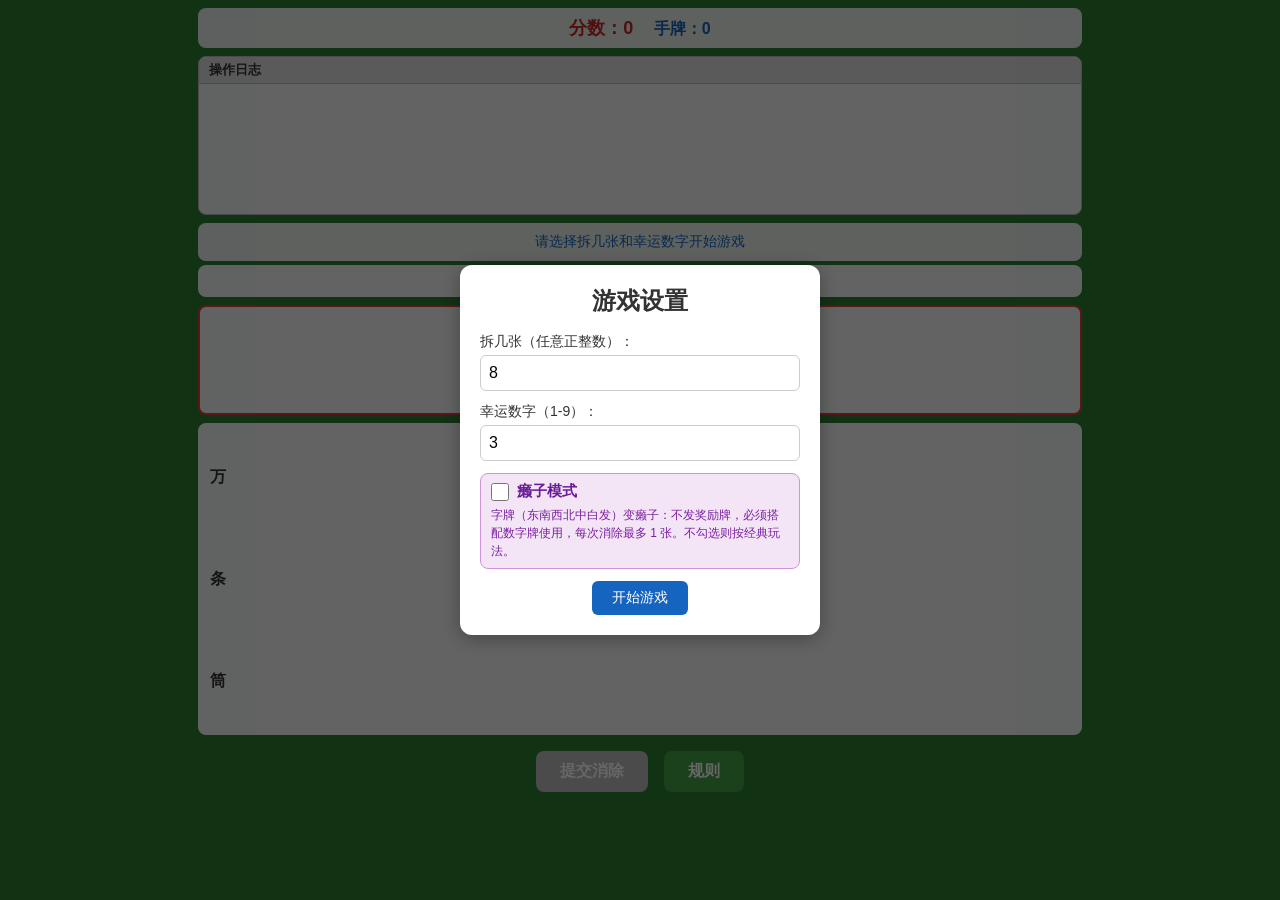
<file: index.html>
<!DOCTYPE html>
<html lang="zh-CN">
<head>
    <meta charset="UTF-8">
    <meta name="viewport" content="width=device-width, initial-scale=1.0, user-scalable=no">
    <title>麻将消除游戏</title>
    <link rel="stylesheet" href="style.css">
</head>
<body>
<div id="game-container">
    <!-- 顶部信息 -->
    <div id="info-bar">
        <span id="score">分数：0</span>
        <span id="hand-count">手牌：0</span>
    </div>

    <!-- 日志区域 -->
    <div id="log-panel">
        <div id="log-title">操作日志</div>
        <div id="log-content"></div>
    </div>

    <!-- 消息栏 -->
    <div id="msg-bar">请选择拆几张和幸运数字开始游戏</div>

    <!-- 可消除牌型提示 -->
    <div id="combo-hint"></div>

    <!-- 第1排：幸运牌/字牌 -->
    <div id="top-row-section">
        <div id="top-row-title">幸运牌 / 字牌</div>
        <div id="top-row"></div>
    </div>

    <!-- 下面3排：万、条、筒 -->
    <div id="grid-section">
        <div class="suit-row" data-suit="0">
            <div class="suit-label">万</div>
            <div class="tiles-row" id="row-0"></div>
        </div>
        <div class="suit-row" data-suit="1">
            <div class="suit-label">条</div>
            <div class="tiles-row" id="row-1"></div>
        </div>
        <div class="suit-row" data-suit="2">
            <div class="suit-label">筒</div>
            <div class="tiles-row" id="row-2"></div>
        </div>
    </div>

    <!-- 底部按钮 -->
    <div id="btn-bar">
        <button id="submit-btn" disabled>提交消除</button>
        <button id="new-game-btn" style="display:none;">再玩一次</button>
        <button id="rules-btn">规则</button>
    </div>
</div>

<!-- 规则弹窗 -->
<div id="rules-overlay" class="hidden">
    <div id="rules-box">
        <h1>🀄 麻将消除游戏 - 玩法规则</h1>
        <div id="rules-content">
            <h2>一、游戏目标</h2>
            <p>通过不断消除手牌获取奖励牌，尽可能多地累计发出牌数。<span class="rule-highlight">发出的牌数越多，分数越高。</span></p>

            <h2>二、初始设置</h2>
            <ol>
                <li><strong>拆几张</strong>：输入任意正整数，作为初始手牌数量。</li>
                <li><strong>幸运数字</strong>：选择 1-9 中的一个数字。摸到该数字的万、条、筒时即为幸运牌。</li>
                <li><strong>癞子模式</strong>：可选玩法开关，默认关闭。勾选后字牌变为癞子，详见第十节。</li>
            </ol>

            <h2>三、牌型说明</h2>
            <ul>
                <li><strong>数字牌</strong>：1-9 万、1-9 条、1-9 筒，共 27 种。</li>
                <li><strong>字牌</strong>：东、南、西、北、中、白、发，共 7 种。<span class="rule-highlight">经典玩法：摸到即结算奖励 1 张；癞子模式：作为癞子使用。</span></li>
                <li>牌库无尽，每种牌出现的概率均等。</li>
            </ul>

            <h2>四、游戏区域</h2>
            <h3>1. 第一排（幸运牌 / 字牌区）</h3>
            <ul>
                <li>摸到<strong>字牌</strong>时，先放到第一排。</li>
                <li>摸到<strong>幸运牌</strong>时，先放到第一排。</li>
                <li>普通数字牌直接放到下面三排。</li>
                <li>所有牌摸完后，需要手动结算第一排：选中字牌/幸运牌，点击提交。</li>
            </ul>
            <h3>2. 下面三排（万 / 条 / 筒）</h3>
            <ul>
                <li>每排 9 个位置，对应数字 1-9。</li>
                <li>相同的牌会叠放在一起，牌角显示张数。</li>
                <li>点击牌可以选中，多次点击可选中多张。</li>
            </ul>

            <h2>五、消除规则及奖励</h2>
            <p>每次消除时，优先选择<span class="rule-highlight">奖励牌数最多</span>的牌型。</p>
            <table class="rule-table">
                <tr><th>牌型</th><th>条件</th><th>消除张数</th><th>奖励牌数</th></tr>
                <tr><td>一条龙</td><td>同花色 1-9 各一张</td><td>9 张</td><td>7 张</td></tr>
                <tr><td>同数字 n 张（4≤n≤7）</td><td>同花色同数字，不能跨花色</td><td>n 张</td><td>n 张</td></tr>
                <tr><td>同数字 n 张（n ≥ 8）</td><td>同花色同数字，不能跨花色</td><td>n 张</td><td>7 张（封顶）</td></tr>
                <tr><td>同数字 3 张</td><td>同花色同数字，不能跨花色</td><td>3 张</td><td>2 张</td></tr>
                <tr><td>顺子</td><td>同花色连续 3 张</td><td>3 张</td><td>2 张</td></tr>
                <tr><td>两张合 10</td><td>两张牌数字之和为 10（可跨花色）</td><td>2 张</td><td>1 张</td></tr>
                <tr><td>三张合 10</td><td>三张牌数字之和为 10（无两张合10时）</td><td>3 张</td><td>1 张</td></tr>
                <tr><td>字牌</td><td>摸到字牌即消除</td><td>1 张</td><td>1 张</td></tr>
                <tr><td>幸运牌</td><td>结算时保留，不消除</td><td>0 张</td><td>1 张</td></tr>
            </table>
            <div class="rule-note">
                <strong>注意：</strong>凑 5 张及以上不能跨花色；顺子、一条龙必须同花；和为 10 可跨花色；两张合 10 优先于三张合 10。
            </div>

            <h2>六、结算流程</h2>
            <ol>
                <li>摸牌阶段：字牌和幸运牌放到第一排，普通牌放到下面三排。</li>
                <li>第一排结算：选中字牌/幸运牌，点击提交。字牌消除并奖励 1 张；幸运牌移到手牌区并奖励 1 张。</li>
                <li>消除阶段：根据提示手动选牌并提交消除。</li>
                <li>奖励阶段：消除成功后发放奖励牌，重复流程。</li>
            </ol>

            <h2>七、特殊规则</h2>
            <ul>
                <li><strong>清台</strong>：消除的牌恰好把手牌吃光时（<span class="highlight">消除完成、奖励牌还没发出来的那一刻牌桌为 0 张</span>），算作清台。此时本手奖励不再发放，直接按初始设置重新发牌，幸运数字不变，累计分数继续累加。</li>
                <li><strong>开局保护</strong>：初始发的牌若一张数字牌都没有（全部摸到字牌），会自动补摸直到出现数字牌，不会开局就判负。</li>
                <li><strong>游戏结束</strong>：手牌中没有可消除的牌型时，游戏结束，显示最终分数和出牌统计。</li>
            </ul>

            <h2>八、计分规则</h2>
            <p><span class="rule-highlight">分数 = 累计发出的牌数</span></p>
            <p>包括初始发牌、奖励牌、字牌奖励、幸运牌奖励等所有发出的牌。</p>

            <h2>九、操作说明</h2>
            <ul>
                <li><strong>点击牌</strong>：选中 1 张，再次点击可叠加选中。</li>
                <li><strong>提交消除</strong>：选中牌后点击提交，系统检查是否合法。</li>
                <li><strong>第一排牌</strong>：结算模式下点击即可选中/取消选中。</li>
                <li><strong>下载日志</strong>：游戏结束后可下载详细对局日志。</li>
            </ul>

            <h2>十、癞子模式（可选玩法）</h2>
            <p>开始游戏时勾选「癞子模式」即启用本节规则；<span class="rule-highlight">不勾选则完全按上面第一至第九节的经典玩法进行</span>。</p>
            <ul>
                <li><strong>字牌变癞子</strong>：东、南、西、北、中、白、发 全部作为癞子，摸到后仍先放在第一排。</li>
                <li><strong>不发奖励牌</strong>：第一排结算时只有<strong>幸运牌</strong>能获得奖励牌；癞子不再奖励 1 张。</li>
                <li><strong>不能单独打出</strong>：癞子必须和手牌中的数字牌组成牌型一起提交，单独提交视为违规出牌。</li>
                <li><strong>单次最多 1 张</strong>：每次消除最多使用 1 张癞子，不能一次用 2 张及以上。</li>
                <li><strong>随时可点选</strong>：癞子在消除阶段、以及幸运牌待结算时都能点选，选中的癞子会一直保留到你真正打出为止。</li>
                <li><strong>计入张数</strong>：癞子算作它替代的那张牌，按原规则计算奖励。<br>例：3 张万3 + 1 张癞子（当第 4 张万3）＝ 4 张，奖励 4 张。</li>
                <li><strong>可参与的牌型</strong>：一条龙、同数字 n 张、顺子、两张合 10、三张合 10，都可以用 1 张癞子补位。</li>
                <li><strong>关于三张合 10</strong>：有癞子时「1 张数字牌 + 癞子」必然能凑 10，按原规则两张合 10 优先，因此三张合 10 一般不会再出现。</li>
                <li><strong>清台</strong>：一次消除把手牌和癞子<strong>同时</strong>吃光（消除完成、奖励牌未发放的那一瞬间牌桌为 0 张）即算清台。本手奖励不再发放，按初始设置重新发牌继续游戏，分数不清零。</li>
                <li><strong>手牌打空即结束</strong>：只有数字牌清空、但第一排<strong>还剩癞子</strong>时，游戏直接结束，<strong>不再重新发牌</strong>。此时癞子必须搭配数字牌才能打出，留着也无解。</li>
                <li><strong>开局保护</strong>：初始发牌若全是字牌、一张数字牌都没有，会自动补摸到出现数字牌为止，不会开局就判负；补来的数字牌再与癞子搭配继续消除。</li>
            </ul>
            <div class="rule-note">
                <strong>技巧：</strong>癞子用掉就没了，攒着补「4 张以上同数字」「缺 1 张的一条龙」这类高奖励牌型收益最大。
            </div>
        </div>
        <button id="rules-close-btn">关闭</button>
    </div>
</div>

<!-- 弹窗遮罩 -->
<div id="modal-overlay" class="hidden">
    <div id="modal-box">
        <div id="modal-title"></div>
        <div id="modal-content"></div>
        <div id="modal-buttons"></div>
    </div>
</div>

<!-- 设置弹窗 -->
<div id="setup-overlay" class="hidden">
    <div id="setup-box">
        <h2>游戏设置</h2>
        <div class="setup-field">
            <label>拆几张（任意正整数）：</label>
            <input type="number" id="draw-input" value="8" min="1">
        </div>
        <div class="setup-field">
            <label>幸运数字（1-9）：</label>
            <input type="number" id="lucky-input" value="3" min="1" max="9">
        </div>
        <div class="setup-field setup-check">
            <label>
                <input type="checkbox" id="joker-input">
                <span>癞子模式</span>
            </label>
            <div class="setup-hint">字牌（东南西北中白发）变癞子：不发奖励牌，必须搭配数字牌使用，每次消除最多 1 张。不勾选则按经典玩法。</div>
        </div>
        <div id="setup-buttons">
            <button id="start-btn">开始游戏</button>
        </div>
    </div>
</div>

<script src="game.js"></script>
</body>
</html>
</file>
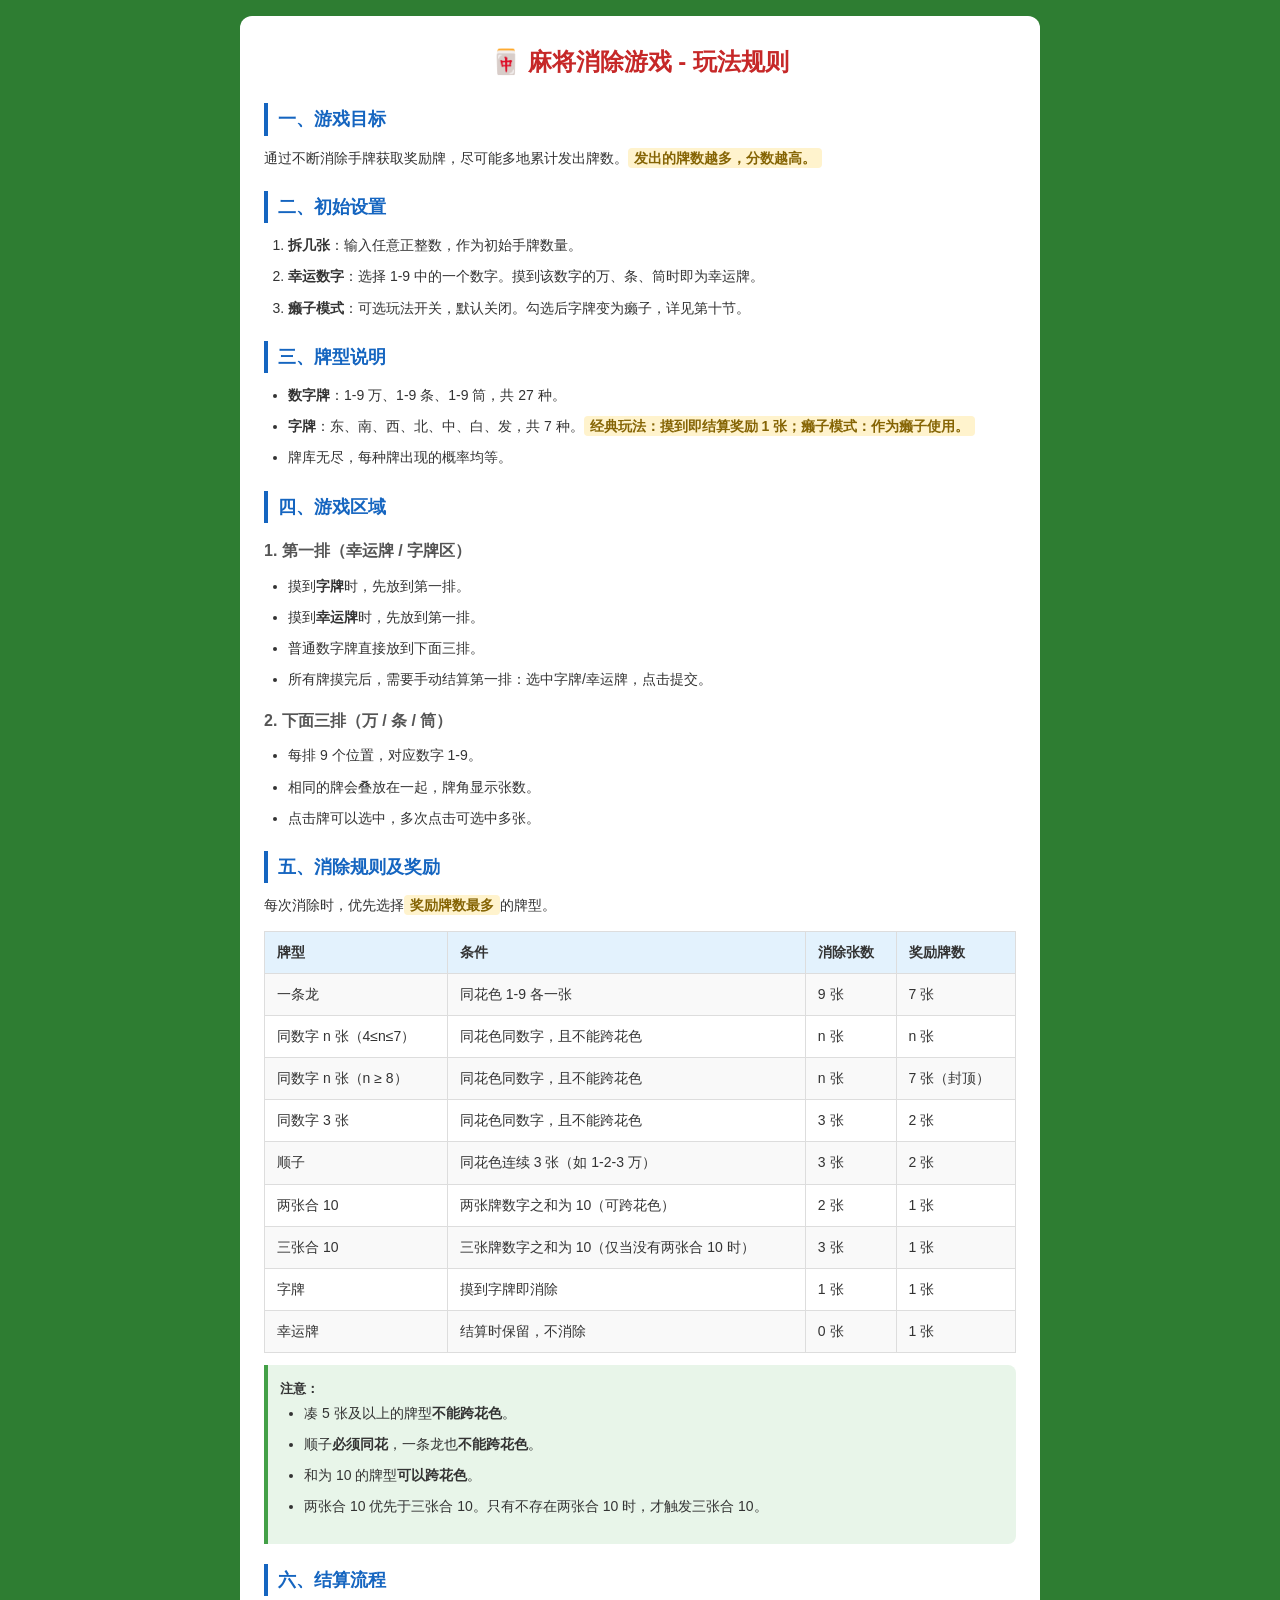
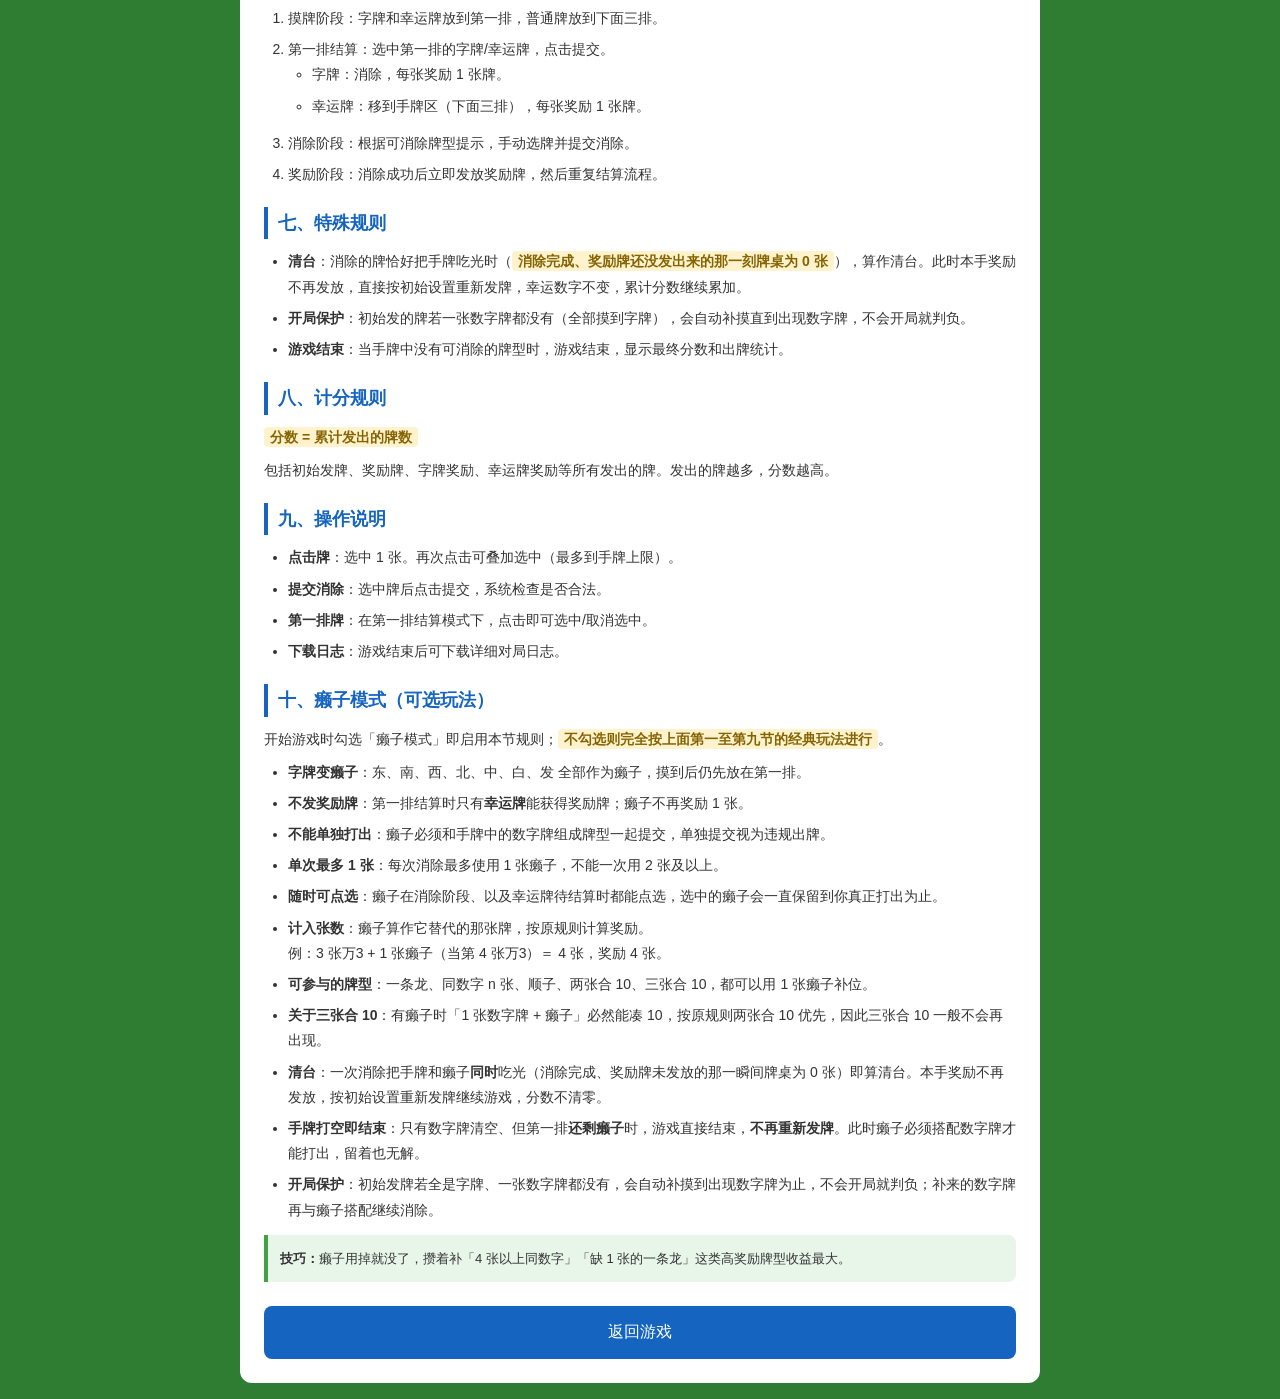
<file: rules.html>
<!DOCTYPE html>
<html lang="zh-CN">
<head>
    <meta charset="UTF-8">
    <meta name="viewport" content="width=device-width, initial-scale=1.0">
    <title>麻将消除游戏 - 玩法规则</title>
    <style>
        * { box-sizing: border-box; margin: 0; padding: 0; }
        body {
            font-family: "Microsoft YaHei", "PingFang SC", sans-serif;
            background: #2e7d32;
            color: #333;
            line-height: 1.8;
            padding: 16px;
        }
        .container {
            max-width: 800px;
            margin: 0 auto;
            background: #fff;
            border-radius: 12px;
            padding: 24px;
        }
        h1 {
            text-align: center;
            color: #c62828;
            margin-bottom: 20px;
            font-size: 24px;
        }
        h2 {
            color: #1565c0;
            margin: 20px 0 10px;
            font-size: 18px;
            border-left: 4px solid #1565c0;
            padding-left: 10px;
        }
        h3 {
            color: #555;
            margin: 14px 0 8px;
            font-size: 16px;
        }
        p, li {
            font-size: 14px;
            margin-bottom: 8px;
        }
        ul, ol {
            padding-left: 24px;
            margin-bottom: 12px;
        }
        li {
            margin-bottom: 6px;
        }
        .highlight {
            background: #fff3cd;
            padding: 2px 6px;
            border-radius: 4px;
            color: #856404;
            font-weight: bold;
        }
        .reward-table {
            width: 100%;
            border-collapse: collapse;
            margin: 12px 0;
            font-size: 14px;
        }
        .reward-table th, .reward-table td {
            border: 1px solid #ddd;
            padding: 8px 12px;
            text-align: left;
        }
        .reward-table th {
            background: #e3f2fd;
            font-weight: bold;
        }
        .reward-table tr:nth-child(even) {
            background: #f9f9f9;
        }
        .back-link {
            display: block;
            text-align: center;
            margin-top: 24px;
            padding: 12px;
            background: #1565c0;
            color: #fff;
            text-decoration: none;
            border-radius: 8px;
            font-size: 16px;
        }
        .note {
            background: #e8f5e9;
            border-left: 4px solid #43a047;
            padding: 12px;
            margin: 12px 0;
            border-radius: 0 8px 8px 0;
            font-size: 13px;
        }
    </style>
</head>
<body>
    <div class="container">
        <h1>🀄 麻将消除游戏 - 玩法规则</h1>

        <h2>一、游戏目标</h2>
        <p>通过不断消除手牌获取奖励牌，尽可能多地累计发出牌数。<span class="highlight">发出的牌数越多，分数越高。</span></p>

        <h2>二、初始设置</h2>
        <ol>
            <li><strong>拆几张</strong>：输入任意正整数，作为初始手牌数量。</li>
            <li><strong>幸运数字</strong>：选择 1-9 中的一个数字。摸到该数字的万、条、筒时即为幸运牌。</li>
            <li><strong>癞子模式</strong>：可选玩法开关，默认关闭。勾选后字牌变为癞子，详见第十节。</li>
        </ol>

        <h2>三、牌型说明</h2>
        <ul>
            <li><strong>数字牌</strong>：1-9 万、1-9 条、1-9 筒，共 27 种。</li>
            <li><strong>字牌</strong>：东、南、西、北、中、白、发，共 7 种。<span class="highlight">经典玩法：摸到即结算奖励 1 张；癞子模式：作为癞子使用。</span></li>
            <li>牌库无尽，每种牌出现的概率均等。</li>
        </ul>

        <h2>四、游戏区域</h2>
        <h3>1. 第一排（幸运牌 / 字牌区）</h3>
        <ul>
            <li>摸到<strong>字牌</strong>时，先放到第一排。</li>
            <li>摸到<strong>幸运牌</strong>时，先放到第一排。</li>
            <li>普通数字牌直接放到下面三排。</li>
            <li>所有牌摸完后，需要手动结算第一排：选中字牌/幸运牌，点击提交。</li>
        </ul>

        <h3>2. 下面三排（万 / 条 / 筒）</h3>
        <ul>
            <li>每排 9 个位置，对应数字 1-9。</li>
            <li>相同的牌会叠放在一起，牌角显示张数。</li>
            <li>点击牌可以选中，多次点击可选中多张。</li>
        </ul>

        <h2>五、消除规则及奖励</h2>
        <p>每次消除时，优先选择<span class="highlight">奖励牌数最多</span>的牌型。</p>

        <table class="reward-table">
            <tr>
                <th>牌型</th>
                <th>条件</th>
                <th>消除张数</th>
                <th>奖励牌数</th>
            </tr>
            <tr>
                <td>一条龙</td>
                <td>同花色 1-9 各一张</td>
                <td>9 张</td>
                <td>7 张</td>
            </tr>
            <tr>
                <td>同数字 n 张（4≤n≤7）</td>
                <td>同花色同数字，且不能跨花色</td>
                <td>n 张</td>
                <td>n 张</td>
            </tr>
            <tr>
                <td>同数字 n 张（n ≥ 8）</td>
                <td>同花色同数字，且不能跨花色</td>
                <td>n 张</td>
                <td>7 张（封顶）</td>
            </tr>
            <tr>
                <td>同数字 3 张</td>
                <td>同花色同数字，且不能跨花色</td>
                <td>3 张</td>
                <td>2 张</td>
            </tr>
            <tr>
                <td>顺子</td>
                <td>同花色连续 3 张（如 1-2-3 万）</td>
                <td>3 张</td>
                <td>2 张</td>
            </tr>
            <tr>
                <td>两张合 10</td>
                <td>两张牌数字之和为 10（可跨花色）</td>
                <td>2 张</td>
                <td>1 张</td>
            </tr>
            <tr>
                <td>三张合 10</td>
                <td>三张牌数字之和为 10（仅当没有两张合 10 时）</td>
                <td>3 张</td>
                <td>1 张</td>
            </tr>
            <tr>
                <td>字牌</td>
                <td>摸到字牌即消除</td>
                <td>1 张</td>
                <td>1 张</td>
            </tr>
            <tr>
                <td>幸运牌</td>
                <td>结算时保留，不消除</td>
                <td>0 张</td>
                <td>1 张</td>
            </tr>
        </table>

        <div class="note">
            <strong>注意：</strong>
            <ul>
                <li>凑 5 张及以上的牌型<strong>不能跨花色</strong>。</li>
                <li>顺子<strong>必须同花</strong>，一条龙也<strong>不能跨花色</strong>。</li>
                <li>和为 10 的牌型<strong>可以跨花色</strong>。</li>
                <li>两张合 10 优先于三张合 10。只有不存在两张合 10 时，才触发三张合 10。</li>
            </ul>
        </div>

        <h2>六、结算流程</h2>
        <ol>
            <li>摸牌阶段：字牌和幸运牌放到第一排，普通牌放到下面三排。</li>
            <li>第一排结算：选中第一排的字牌/幸运牌，点击提交。
                <ul>
                    <li>字牌：消除，每张奖励 1 张牌。</li>
                    <li>幸运牌：移到手牌区（下面三排），每张奖励 1 张牌。</li>
                </ul>
            </li>
            <li>消除阶段：根据可消除牌型提示，手动选牌并提交消除。</li>
            <li>奖励阶段：消除成功后立即发放奖励牌，然后重复结算流程。</li>
        </ol>

        <h2>七、特殊规则</h2>
        <ul>
            <li><strong>清台</strong>：消除的牌恰好把手牌吃光时（<span class="highlight">消除完成、奖励牌还没发出来的那一刻牌桌为 0 张</span>），算作清台。此时本手奖励不再发放，直接按初始设置重新发牌，幸运数字不变，累计分数继续累加。</li>
            <li><strong>开局保护</strong>：初始发的牌若一张数字牌都没有（全部摸到字牌），会自动补摸直到出现数字牌，不会开局就判负。</li>
            <li><strong>游戏结束</strong>：当手牌中没有可消除的牌型时，游戏结束，显示最终分数和出牌统计。</li>
        </ul>

        <h2>八、计分规则</h2>
        <p><span class="highlight">分数 = 累计发出的牌数</span></p>
        <p>包括初始发牌、奖励牌、字牌奖励、幸运牌奖励等所有发出的牌。发出的牌越多，分数越高。</p>

        <h2>九、操作说明</h2>
        <ul>
            <li><strong>点击牌</strong>：选中 1 张。再次点击可叠加选中（最多到手牌上限）。</li>
            <li><strong>提交消除</strong>：选中牌后点击提交，系统检查是否合法。</li>
            <li><strong>第一排牌</strong>：在第一排结算模式下，点击即可选中/取消选中。</li>
            <li><strong>下载日志</strong>：游戏结束后可下载详细对局日志。</li>
        </ul>

        <h2>十、癞子模式（可选玩法）</h2>
        <p>开始游戏时勾选「癞子模式」即启用本节规则；<span class="highlight">不勾选则完全按上面第一至第九节的经典玩法进行</span>。</p>
        <ul>
            <li><strong>字牌变癞子</strong>：东、南、西、北、中、白、发 全部作为癞子，摸到后仍先放在第一排。</li>
            <li><strong>不发奖励牌</strong>：第一排结算时只有<strong>幸运牌</strong>能获得奖励牌；癞子不再奖励 1 张。</li>
            <li><strong>不能单独打出</strong>：癞子必须和手牌中的数字牌组成牌型一起提交，单独提交视为违规出牌。</li>
            <li><strong>单次最多 1 张</strong>：每次消除最多使用 1 张癞子，不能一次用 2 张及以上。</li>
            <li><strong>随时可点选</strong>：癞子在消除阶段、以及幸运牌待结算时都能点选，选中的癞子会一直保留到你真正打出为止。</li>
            <li><strong>计入张数</strong>：癞子算作它替代的那张牌，按原规则计算奖励。<br>
                例：3 张万3 + 1 张癞子（当第 4 张万3）＝ 4 张，奖励 4 张。</li>
            <li><strong>可参与的牌型</strong>：一条龙、同数字 n 张、顺子、两张合 10、三张合 10，都可以用 1 张癞子补位。</li>
            <li><strong>关于三张合 10</strong>：有癞子时「1 张数字牌 + 癞子」必然能凑 10，按原规则两张合 10 优先，因此三张合 10 一般不会再出现。</li>
            <li><strong>清台</strong>：一次消除把手牌和癞子<strong>同时</strong>吃光（消除完成、奖励牌未发放的那一瞬间牌桌为 0 张）即算清台。本手奖励不再发放，按初始设置重新发牌继续游戏，分数不清零。</li>
            <li><strong>手牌打空即结束</strong>：只有数字牌清空、但第一排<strong>还剩癞子</strong>时，游戏直接结束，<strong>不再重新发牌</strong>。此时癞子必须搭配数字牌才能打出，留着也无解。</li>
            <li><strong>开局保护</strong>：初始发牌若全是字牌、一张数字牌都没有，会自动补摸到出现数字牌为止，不会开局就判负；补来的数字牌再与癞子搭配继续消除。</li>
        </ul>
        <div class="note">
            <strong>技巧：</strong>癞子用掉就没了，攒着补「4 张以上同数字」「缺 1 张的一条龙」这类高奖励牌型收益最大。
        </div>

        <a href="index.html" class="back-link">返回游戏</a>
    </div>
</body>
</html>
</file>
<file: style.css>
* {
    box-sizing: border-box;
    margin: 0;
    padding: 0;
    -webkit-tap-highlight-color: transparent;
}

body {
    font-family: "Microsoft YaHei", "PingFang SC", sans-serif;
    background: #2e7d32;
    color: #333;
    overflow-x: hidden;
    touch-action: manipulation;
}

#game-container {
    max-width: 900px;
    margin: 0 auto;
    padding: 8px;
}

    /* 顶部信息 */
#info-bar {
    text-align: center;
    padding: 8px;
    background: rgba(255,255,255,0.9);
    border-radius: 8px;
    margin-bottom: 8px;
}

#score {
    font-size: 18px;
    font-weight: bold;
    color: #c62828;
}

#hand-count {
    font-size: 16px;
    font-weight: bold;
    color: #1565c0;
    margin-left: 16px;
}

/* 日志区域 */
#log-panel {
    background: rgba(255,255,255,0.95);
    border-radius: 8px;
    margin-bottom: 8px;
    border: 1px solid #bbb;
}

#log-title {
    background: #e0e0e0;
    padding: 4px 10px;
    font-size: 13px;
    font-weight: bold;
    border-radius: 8px 8px 0 0;
    border-bottom: 1px solid #bbb;
}

#log-content {
    height: 130px;
    overflow-y: auto;
    padding: 6px 10px;
    font-size: 12px;
    line-height: 1.5;
    white-space: pre-wrap;
    word-break: break-all;
}

/* 消息栏 */
#msg-bar {
    text-align: center;
    padding: 8px;
    background: rgba(255,255,255,0.9);
    border-radius: 8px;
    margin-bottom: 4px;
    font-size: 14px;
    color: #1565c0;
    min-height: 38px;
    display: flex;
    align-items: center;
    justify-content: center;
}

/* 可消除牌型提示 */
#combo-hint {
    background: rgba(255,255,255,0.95);
    border-radius: 8px;
    margin-bottom: 8px;
    padding: 8px 12px;
    font-size: 13px;
    color: #333;
    line-height: 1.6;
    min-height: 32px;
}

#combo-hint .hint-title {
    font-weight: bold;
    color: #c62828;
    margin-bottom: 4px;
}

#combo-hint .hint-item {
    display: inline-block;
    background: #e3f2fd;
    border: 1px solid #90caf9;
    border-radius: 4px;
    padding: 2px 8px;
    margin: 2px 4px 2px 0;
    font-size: 12px;
}

/* 第一排 */
#top-row-section {
    background: rgba(255,255,255,0.95);
    border-radius: 8px;
    margin-bottom: 8px;
    border: 2px solid #e53935;
    padding: 6px;
}

#top-row-title {
    font-size: 13px;
    font-weight: bold;
    color: #c62828;
    margin-bottom: 6px;
    text-align: center;
}

#top-row {
    display: flex;
    flex-wrap: wrap;
    gap: 8px;
    min-height: 70px;
    justify-content: flex-start;
}

/* 下面3排 */
#grid-section {
    background: rgba(255,255,255,0.95);
    border-radius: 8px;
    padding: 6px;
    margin-bottom: 8px;
}

.suit-row {
    display: flex;
    align-items: center;
    margin-bottom: 6px;
}

.suit-row:last-child {
    margin-bottom: 0;
}

.suit-label {
    width: 28px;
    font-size: 16px;
    font-weight: bold;
    text-align: center;
    color: #333;
    flex-shrink: 0;
}

.tiles-row {
    display: flex;
    flex: 1;
    gap: 4px;
    justify-content: space-between;
}

/* 麻将牌 */
.tile {
    position: relative;
    background: #fff;
    border: 1px solid #999;
    border-radius: 6px;
    display: flex;
    flex-direction: column;
    align-items: center;
    justify-content: center;
    cursor: pointer;
    user-select: none;
    transition: transform 0.1s;
    flex: 1;
    max-width: 72px;
    aspect-ratio: 3/4;
}

.tile:active {
    transform: scale(0.95);
}

.tile.hidden {
    visibility: hidden;
    pointer-events: none;
}

.tile.disabled {
    opacity: 0.4;
    pointer-events: none;
}

.tile img {
    width: 80%;
    height: auto;
    max-height: 60%;
    object-fit: contain;
    pointer-events: none;
}

.tile .tile-text {
    font-size: 12px;
    font-weight: bold;
    color: #333;
    pointer-events: none;
}

.tile .count-badge {
    position: absolute;
    top: 2px;
    right: 2px;
    background: #e53935;
    color: #fff;
    font-size: 11px;
    font-weight: bold;
    padding: 1px 4px;
    border-radius: 8px;
    line-height: 1;
    pointer-events: none;
}

/* 选中张数角标 */
.select-badge {
    position: absolute;
    top: 2px;
    left: 2px;
    background: #43a047;
    color: #fff;
    font-size: 10px;
    font-weight: bold;
    padding: 1px 3px;
    border-radius: 6px;
    line-height: 1;
    pointer-events: none;
}

/* 状态边框 */
.tile.selected {
    border: 3px solid #43a047;
    box-shadow: 0 0 6px #43a047;
}

.tile.highlight {
    border: 3px solid #e53935;
    box-shadow: 0 0 8px #e53935;
    animation: pulse 1s infinite;
}

@keyframes pulse {
    0%, 100% { transform: scale(1); }
    50% { transform: scale(1.05); }
}

/* 第一排的牌 */
.top-tile {
    position: relative;
    background: #fff;
    border: 2px solid #ff9800;
    border-radius: 6px;
    display: flex;
    flex-direction: column;
    align-items: center;
    justify-content: center;
    width: 56px;
    height: 76px;
    flex-shrink: 0;
}

.top-tile.lucky {
    border-color: #d81b60;
}

.top-tile.selected {
    border-color: #43a047;
    box-shadow: 0 0 8px #43a047;
}

.top-tile img {
    width: 70%;
    height: auto;
    max-height: 50%;
    object-fit: contain;
}

.top-tile .count-badge {
    position: absolute;
    top: 2px;
    right: 2px;
    background: #e53935;
    color: #fff;
    font-size: 11px;
    font-weight: bold;
    padding: 1px 4px;
    border-radius: 8px;
    line-height: 1;
}

.top-tile .tile-name {
    font-size: 10px;
    color: #555;
    margin-top: 2px;
}

/* 癞子模式下的第一排字牌（癞子） */
.top-tile.joker {
    border-color: #7b1fa2;
    background: linear-gradient(#fff, #f3e5f5);
}

.top-tile.joker::after {
    content: "癞";
    position: absolute;
    left: 50%;
    bottom: 2px;
    transform: translateX(-50%);
    background: #7b1fa2;
    color: #fff;
    font-size: 9px;
    line-height: 1.3;
    padding: 0 5px;
    border-radius: 6px;
    pointer-events: none;
}

.top-tile.joker.selected {
    border-color: #43a047;
    box-shadow: 0 0 8px #43a047;
    background: linear-gradient(#fff, #e8f5e9);
    transform: translateY(-3px);
}

.top-tile.joker.selected::after {
    content: "已选";
    background: #43a047;
    font-size: 10px;
    padding: 0 6px;
}

/* 底部按钮 */
#btn-bar {
    display: flex;
    justify-content: center;
    gap: 16px;
    padding: 8px;
}

#btn-bar button {
    padding: 10px 24px;
    font-size: 16px;
    font-weight: bold;
    border: none;
    border-radius: 8px;
    cursor: pointer;
    background: #1565c0;
    color: #fff;
}

#btn-bar button:disabled {
    background: #bbb;
    cursor: not-allowed;
}

#btn-bar button:active:not(:disabled) {
    background: #0d47a1;
}

#btn-bar #rules-btn {
    padding: 10px 24px;
    font-size: 16px;
    font-weight: bold;
    border: none;
    border-radius: 8px;
    cursor: pointer;
    background: #43a047;
    color: #fff;
    text-decoration: none;
}

/* 弹窗 */
#modal-overlay, #setup-overlay {
    position: fixed;
    top: 0;
    left: 0;
    width: 100%;
    height: 100%;
    background: rgba(0,0,0,0.6);
    display: flex;
    align-items: center;
    justify-content: center;
    z-index: 1000;
}

#modal-overlay.hidden, #setup-overlay.hidden {
    display: none;
}

#modal-box, #setup-box {
    background: #fff;
    border-radius: 12px;
    padding: 20px;
    max-width: 90%;
    width: 360px;
    box-shadow: 0 4px 20px rgba(0,0,0,0.3);
}

#modal-title {
    font-size: 18px;
    font-weight: bold;
    margin-bottom: 12px;
    text-align: center;
}

#modal-content {
    font-size: 14px;
    line-height: 1.6;
    margin-bottom: 16px;
    white-space: pre-wrap;
}

#modal-buttons, #setup-buttons {
    display: flex;
    justify-content: center;
    gap: 12px;
}

#modal-buttons button, #setup-buttons button, #export-btn {
    padding: 8px 20px;
    font-size: 14px;
    border: none;
    border-radius: 6px;
    cursor: pointer;
    background: #1565c0;
    color: #fff;
}

#modal-buttons button.secondary {
    background: #e0e0e0;
    color: #333;
}

/* 设置弹窗 */
#setup-box h2 {
    text-align: center;
    margin-bottom: 16px;
    color: #333;
}

.setup-field {
    margin-bottom: 12px;
}

.setup-field label {
    display: block;
    font-size: 14px;
    margin-bottom: 4px;
}

.setup-field input {
    width: 100%;
    padding: 8px;
    font-size: 16px;
    border: 1px solid #ccc;
    border-radius: 6px;
}

/* 癞子模式开关 */
.setup-field.setup-check {
    background: #f3e5f5;
    border: 1px solid #ce93d8;
    border-radius: 8px;
    padding: 8px 10px;
}

.setup-field.setup-check label {
    display: flex;
    align-items: center;
    gap: 8px;
    font-size: 15px;
    font-weight: bold;
    color: #6a1b9a;
    cursor: pointer;
    margin-bottom: 0;
}

.setup-field.setup-check input[type="checkbox"] {
    width: 18px;
    height: 18px;
    margin: 0;
    padding: 0;
    flex-shrink: 0;
    accent-color: #7b1fa2;
    cursor: pointer;
}

.setup-hint {
    font-size: 12px;
    line-height: 1.5;
    color: #7b1fa2;
    margin-top: 5px;
}

/* 规则弹窗 */
#rules-overlay {
    position: fixed;
    top: 0;
    left: 0;
    width: 100%;
    height: 100%;
    background: rgba(0,0,0,0.6);
    display: flex;
    align-items: center;
    justify-content: center;
    z-index: 1000;
    padding: 16px;
}

#rules-overlay.hidden {
    display: none;
}

#rules-box {
    background: #fff;
    border-radius: 12px;
    max-width: 800px;
    width: 100%;
    max-height: 90vh;
    display: flex;
    flex-direction: column;
    box-shadow: 0 4px 20px rgba(0,0,0,0.3);
}

#rules-box h1 {
    text-align: center;
    color: #c62828;
    font-size: 20px;
    padding: 16px 16px 8px;
    flex-shrink: 0;
}

#rules-content {
    overflow-y: auto;
    padding: 0 20px 16px;
    font-size: 14px;
    line-height: 1.8;
}

#rules-content h2 {
    color: #1565c0;
    font-size: 16px;
    margin: 14px 0 6px;
    border-left: 4px solid #1565c0;
    padding-left: 8px;
}

#rules-content h3 {
    color: #555;
    font-size: 14px;
    margin: 10px 0 4px;
}

#rules-content p, #rules-content li {
    margin-bottom: 6px;
}

#rules-content ul, #rules-content ol {
    padding-left: 20px;
    margin-bottom: 8px;
}

.rule-highlight {
    background: #fff3cd;
    padding: 1px 4px;
    border-radius: 4px;
    color: #856404;
    font-weight: bold;
}

.rule-table {
    width: 100%;
    border-collapse: collapse;
    margin: 8px 0;
    font-size: 13px;
}

.rule-table th, .rule-table td {
    border: 1px solid #ddd;
    padding: 6px 8px;
    text-align: left;
}

.rule-table th {
    background: #e3f2fd;
    font-weight: bold;
}

.rule-table tr:nth-child(even) {
    background: #f9f9f9;
}

.rule-note {
    background: #e8f5e9;
    border-left: 4px solid #43a047;
    padding: 10px;
    margin: 8px 0;
    border-radius: 0 8px 8px 0;
    font-size: 13px;
}

#rules-close-btn {
    padding: 10px 24px;
    font-size: 16px;
    font-weight: bold;
    border: none;
    border-radius: 0 0 12px 12px;
    cursor: pointer;
    background: #1565c0;
    color: #fff;
    flex-shrink: 0;
}

#rules-close-btn:active {
    background: #0d47a1;
}

/* 小屏幕优化 */
@media (max-width: 480px) {
    #game-container {
        padding: 4px;
    }
    .suit-label {
        width: 22px;
        font-size: 14px;
    }
    .tile .tile-text {
        font-size: 10px;
    }
    #msg-bar {
        font-size: 12px;
    }
    #log-content {
        height: 70px;
    }
    #rules-box h1 {
        font-size: 16px;
    }
    #rules-content {
        font-size: 12px;
    }
}
</file>
